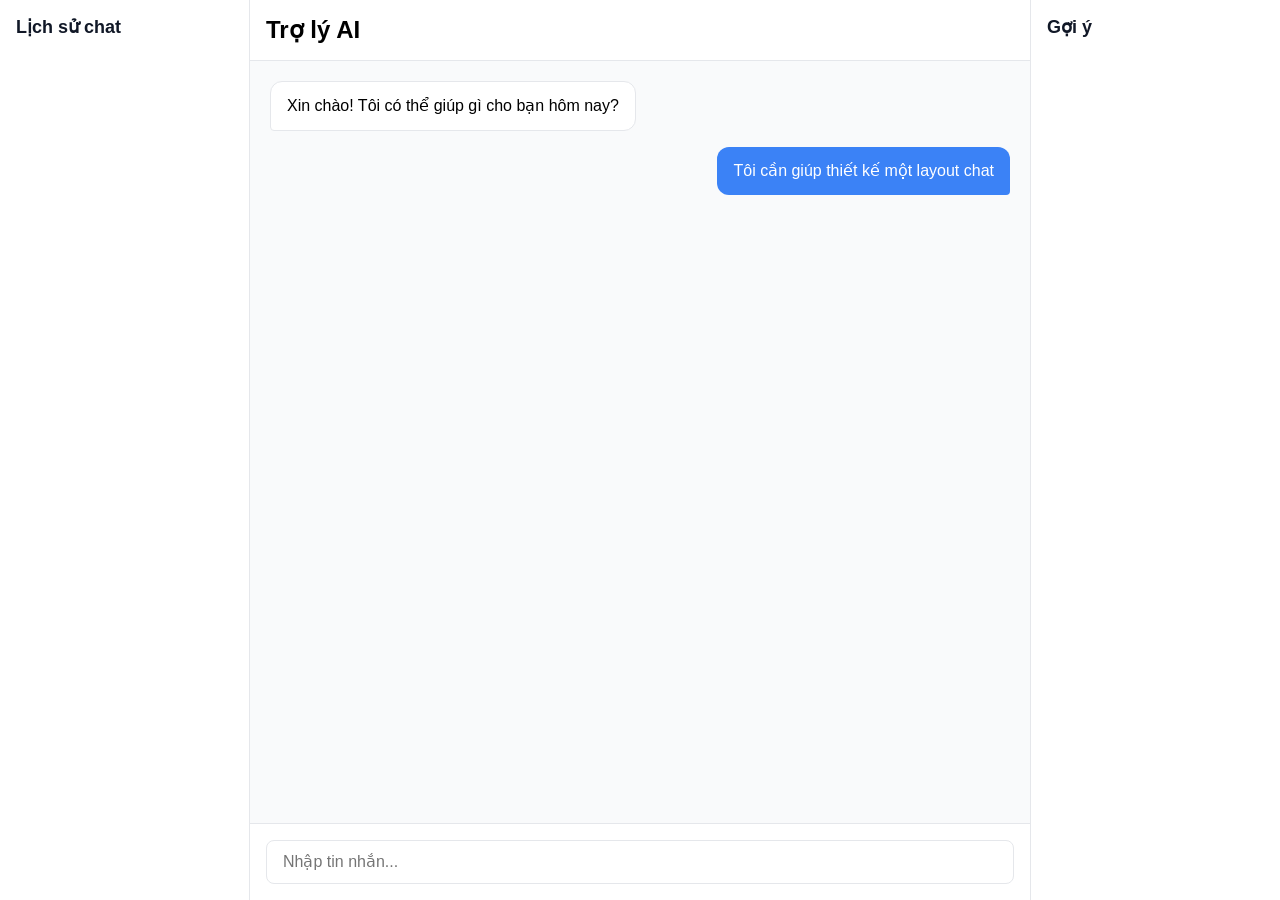
<file: ai-chat/test.html>
<!DOCTYPE html>
<html lang="vi">
  <head>
    <meta charset="UTF-8" />
    <meta name="viewport" content="width=device-width, initial-scale=1.0" />
    <title>Chat AI Layout</title>
    <style>
      * {
        margin: 0;
        padding: 0;
        box-sizing: border-box;
        font-family: "Segoe UI", sans-serif;
      }

      body {
        height: 100vh;
        background-color: #f5f5f7;
      }

      .app-container {
        display: grid;
        grid-template-columns: 250px 1fr 250px;
        grid-template-rows: auto 1fr auto;
        height: 100vh;
      }

      /* Sidebar chung cho cả 2 bên */
      .sidebar {
        background-color: #ffffff;
        border-right: 1px solid #e5e7eb;
        padding: 16px;
        overflow-y: auto;
      }

      .left-sidebar {
        grid-column: 1;
        grid-row: 1 / span 3;
      }

      .right-sidebar {
        grid-column: 3;
        grid-row: 1 / span 3;
        border-right: none;
        border-left: 1px solid #e5e7eb;
      }

      /* Phần chat ở giữa */
      .chat-header {
        grid-column: 2;
        grid-row: 1;
        background-color: #ffffff;
        padding: 16px;
        border-bottom: 1px solid #e5e7eb;
        display: flex;
        align-items: center;
        gap: 12px;
      }

      .chat-container {
        grid-column: 2;
        grid-row: 2;
        background-color: #f9fafb;
        padding: 20px;
        overflow-y: auto;
        display: flex;
        flex-direction: column;
        gap: 16px;
      }

      .prompt-form {
        grid-column: 2;
        grid-row: 3;
        background-color: #ffffff;
        padding: 16px;
        border-top: 1px solid #e5e7eb;
      }

      /* Style cho chat messages */
      .message {
        max-width: 80%;
        padding: 12px 16px;
        border-radius: 12px;
        line-height: 1.5;
      }

      .user-message {
        align-self: flex-end;
        background-color: #3b82f6;
        color: white;
        border-bottom-right-radius: 4px;
      }

      .ai-message {
        align-self: flex-start;
        background-color: #ffffff;
        border: 1px solid #e5e7eb;
        border-bottom-left-radius: 4px;
      }

      /* Form input */
      .prompt-input {
        width: 100%;
        padding: 12px 16px;
        border: 1px solid #e5e7eb;
        border-radius: 8px;
        font-size: 16px;
      }

      /* Tiêu đề sidebar */
      .sidebar-title {
        font-size: 18px;
        font-weight: 600;
        margin-bottom: 16px;
        color: #111827;
      }
    </style>
  </head>
  <body>
    <div class="app-container">
      <!-- Sidebar trái -->
      <div class="sidebar left-sidebar">
        <h3 class="sidebar-title">Lịch sử chat</h3>
        <!-- Nội dung sidebar trái -->
      </div>

      <!-- Phần chat chính -->
      <header class="chat-header">
        <h2>Trợ lý AI</h2>
      </header>

      <div class="chat-container">
        <!-- Các tin nhắn chat -->
        <div class="message ai-message">
          Xin chào! Tôi có thể giúp gì cho bạn hôm nay?
        </div>
        <div class="message user-message">
          Tôi cần giúp thiết kế một layout chat
        </div>
      </div>

      <div class="prompt-form">
        <input
          type="text"
          class="prompt-input"
          placeholder="Nhập tin nhắn..."
        />
      </div>

      <!-- Sidebar phải -->
      <div class="sidebar right-sidebar">
        <h3 class="sidebar-title">Gợi ý</h3>
        <!-- Nội dung sidebar phải -->
      </div>
    </div>
  </body>
</html>
</file>
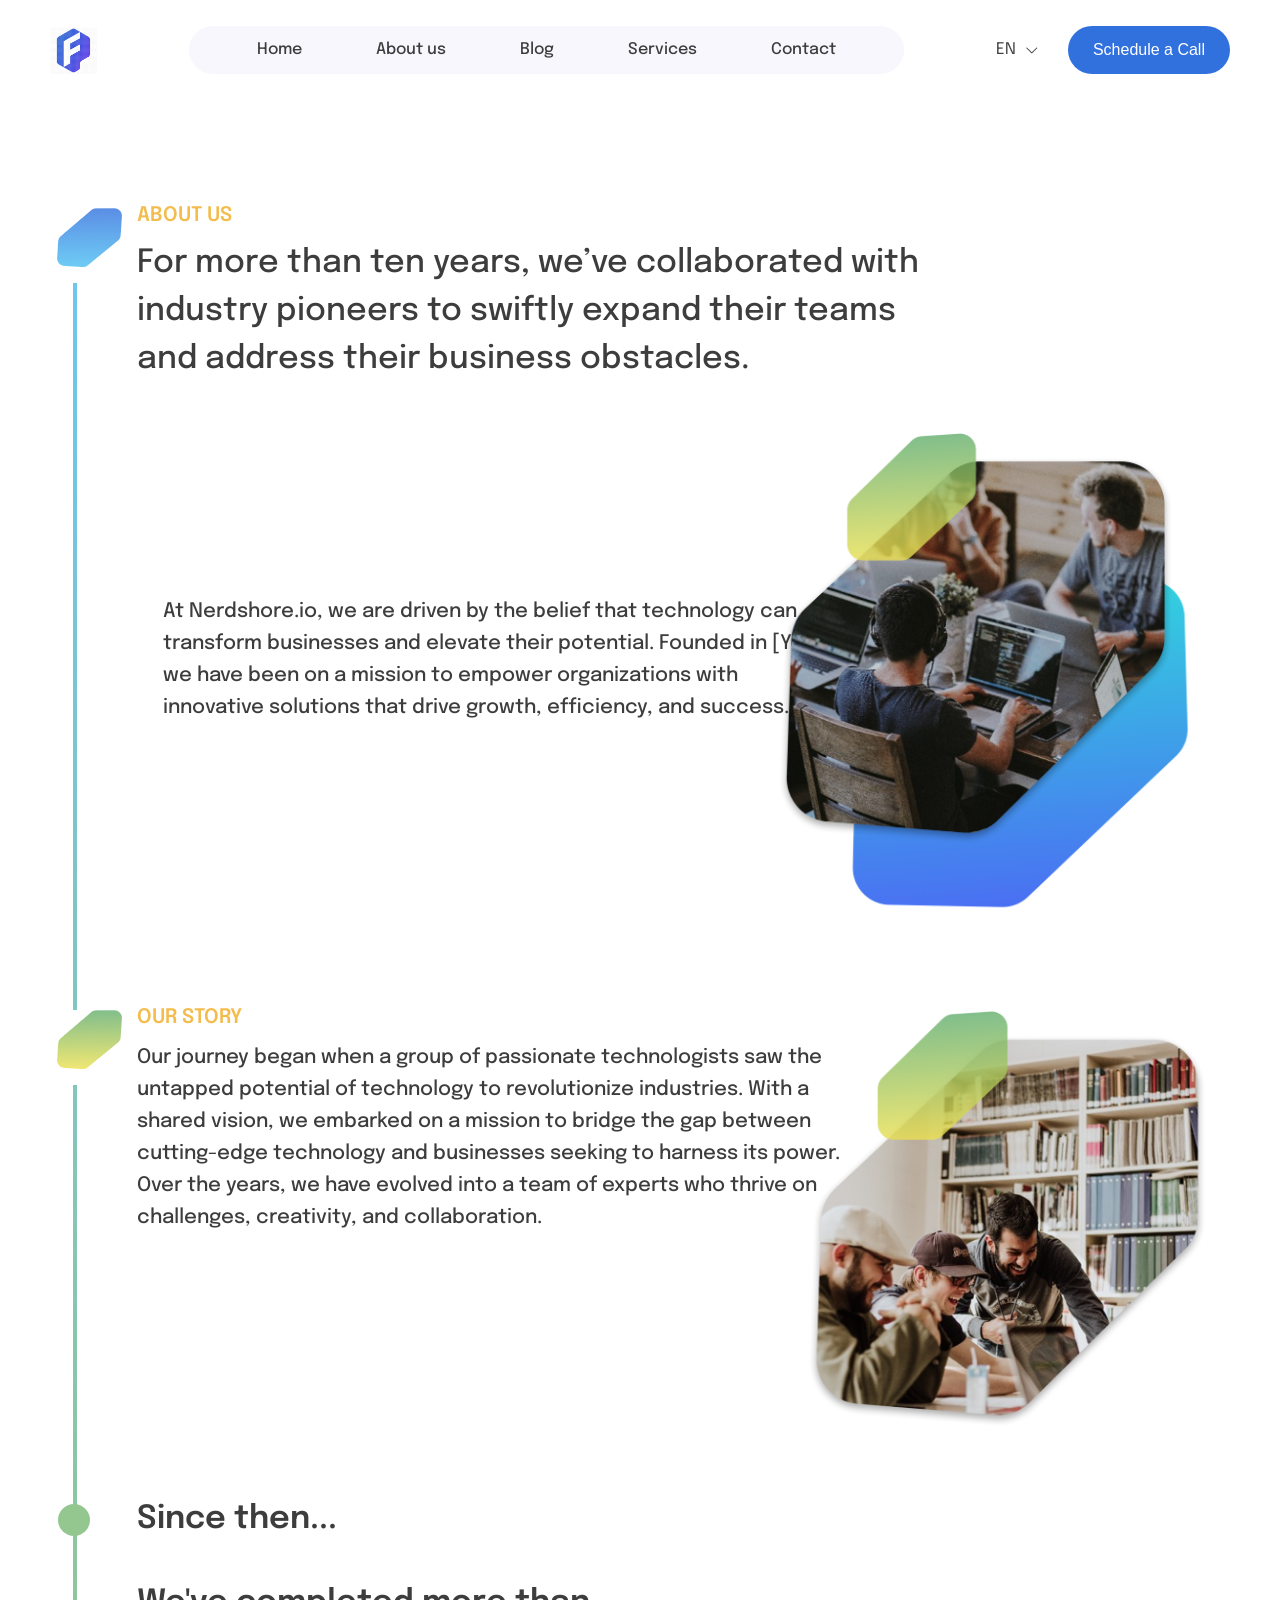
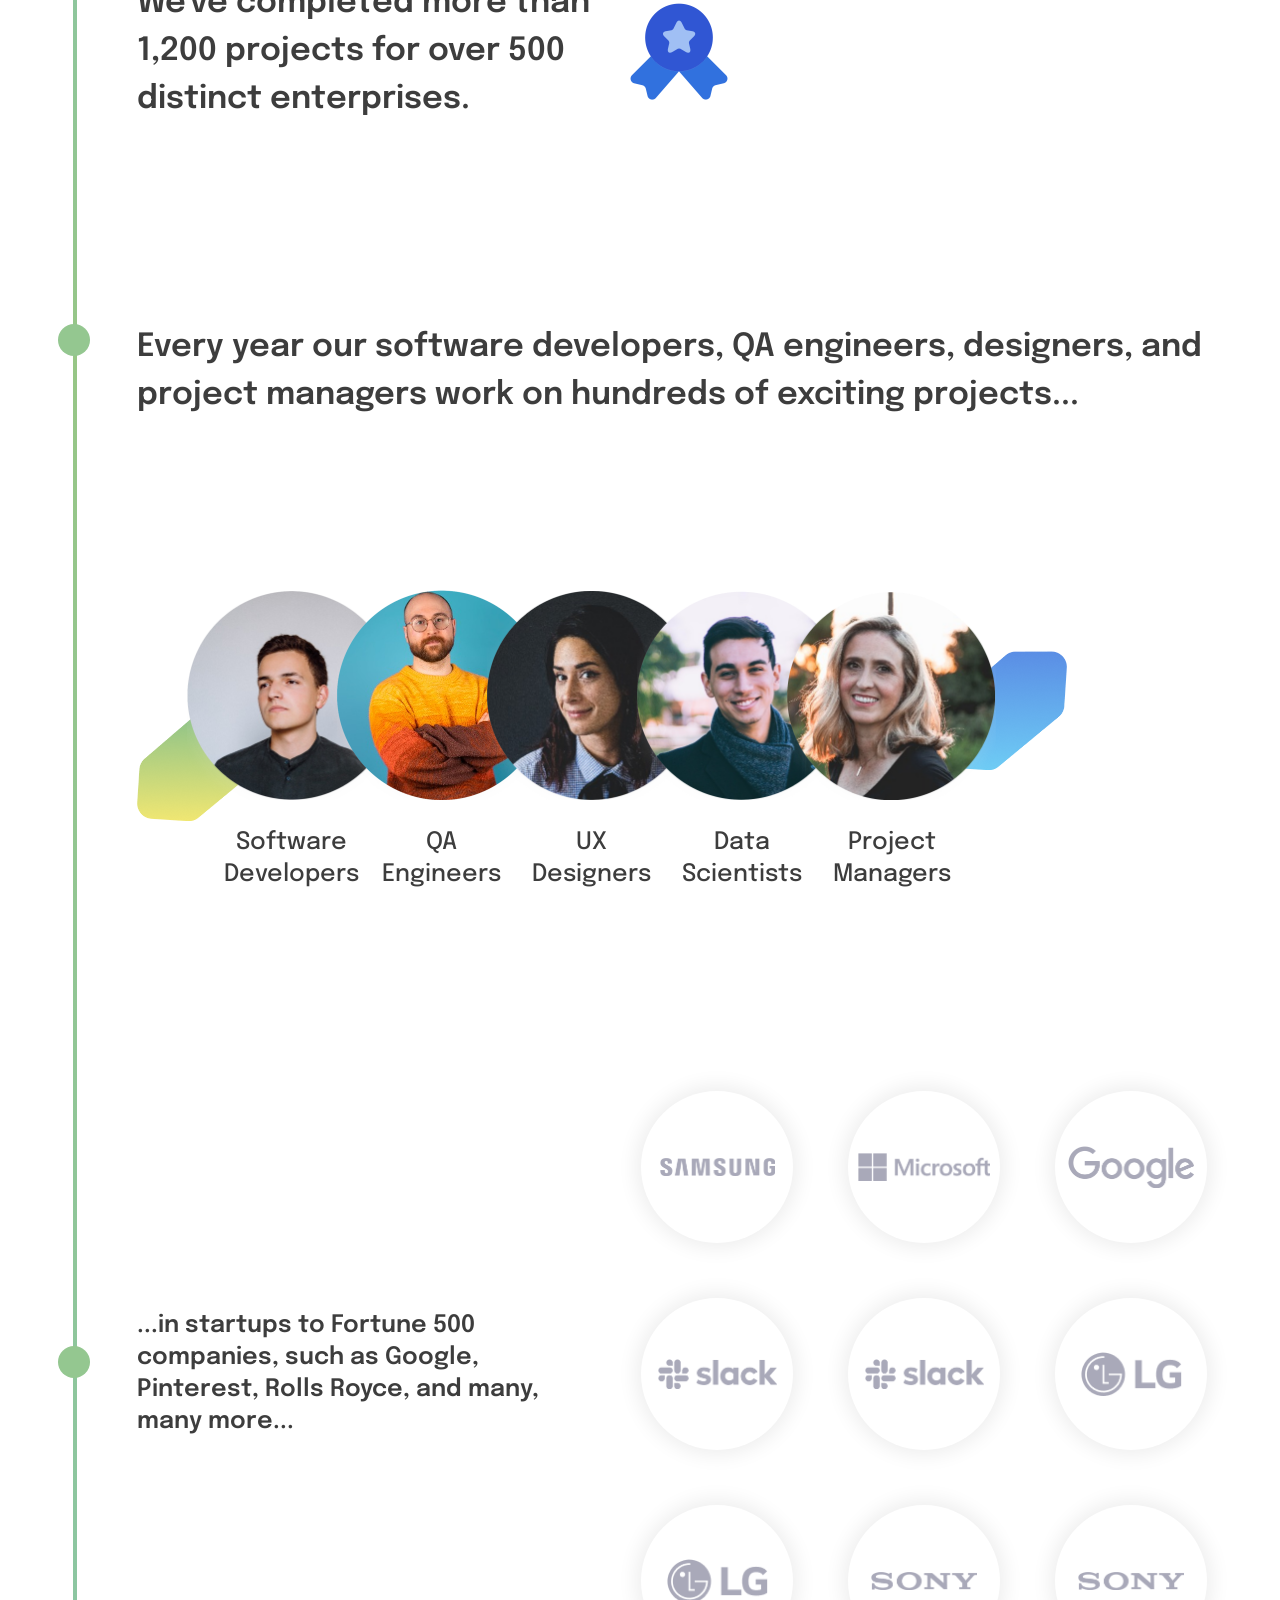
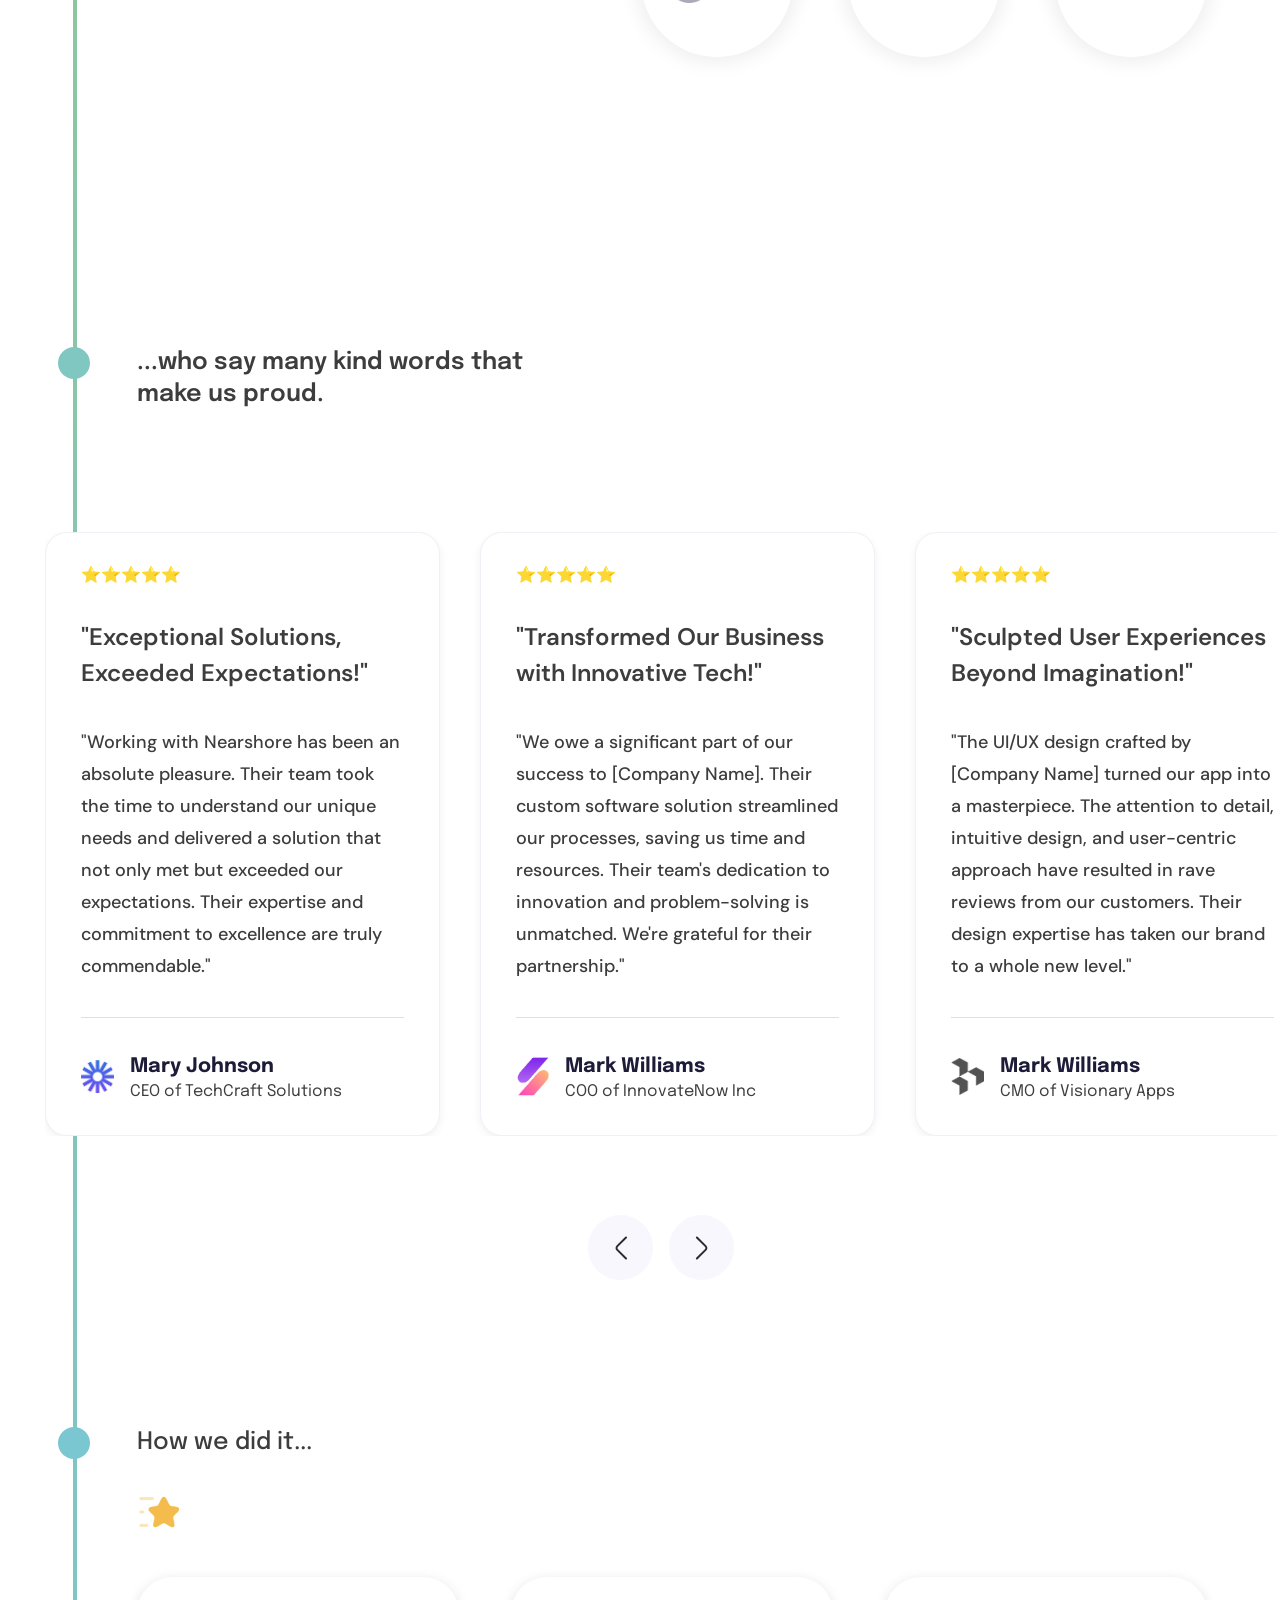
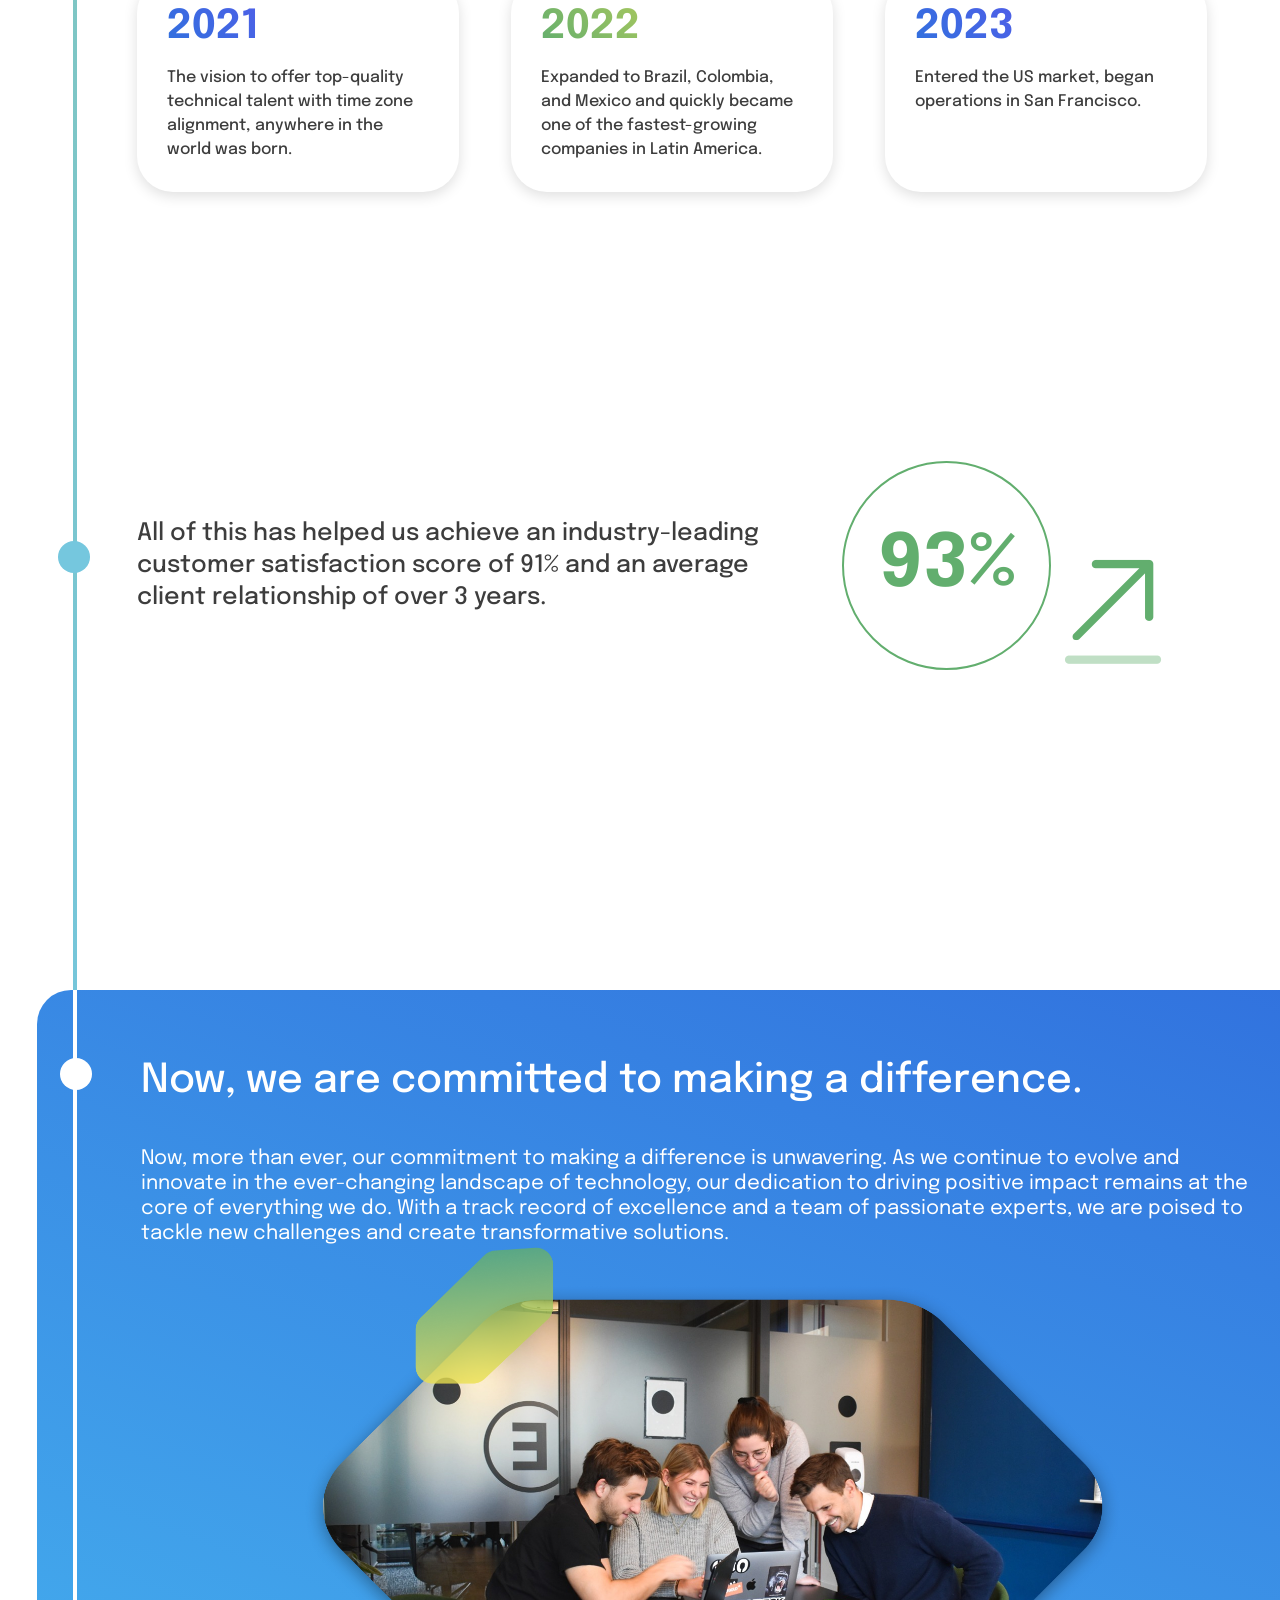
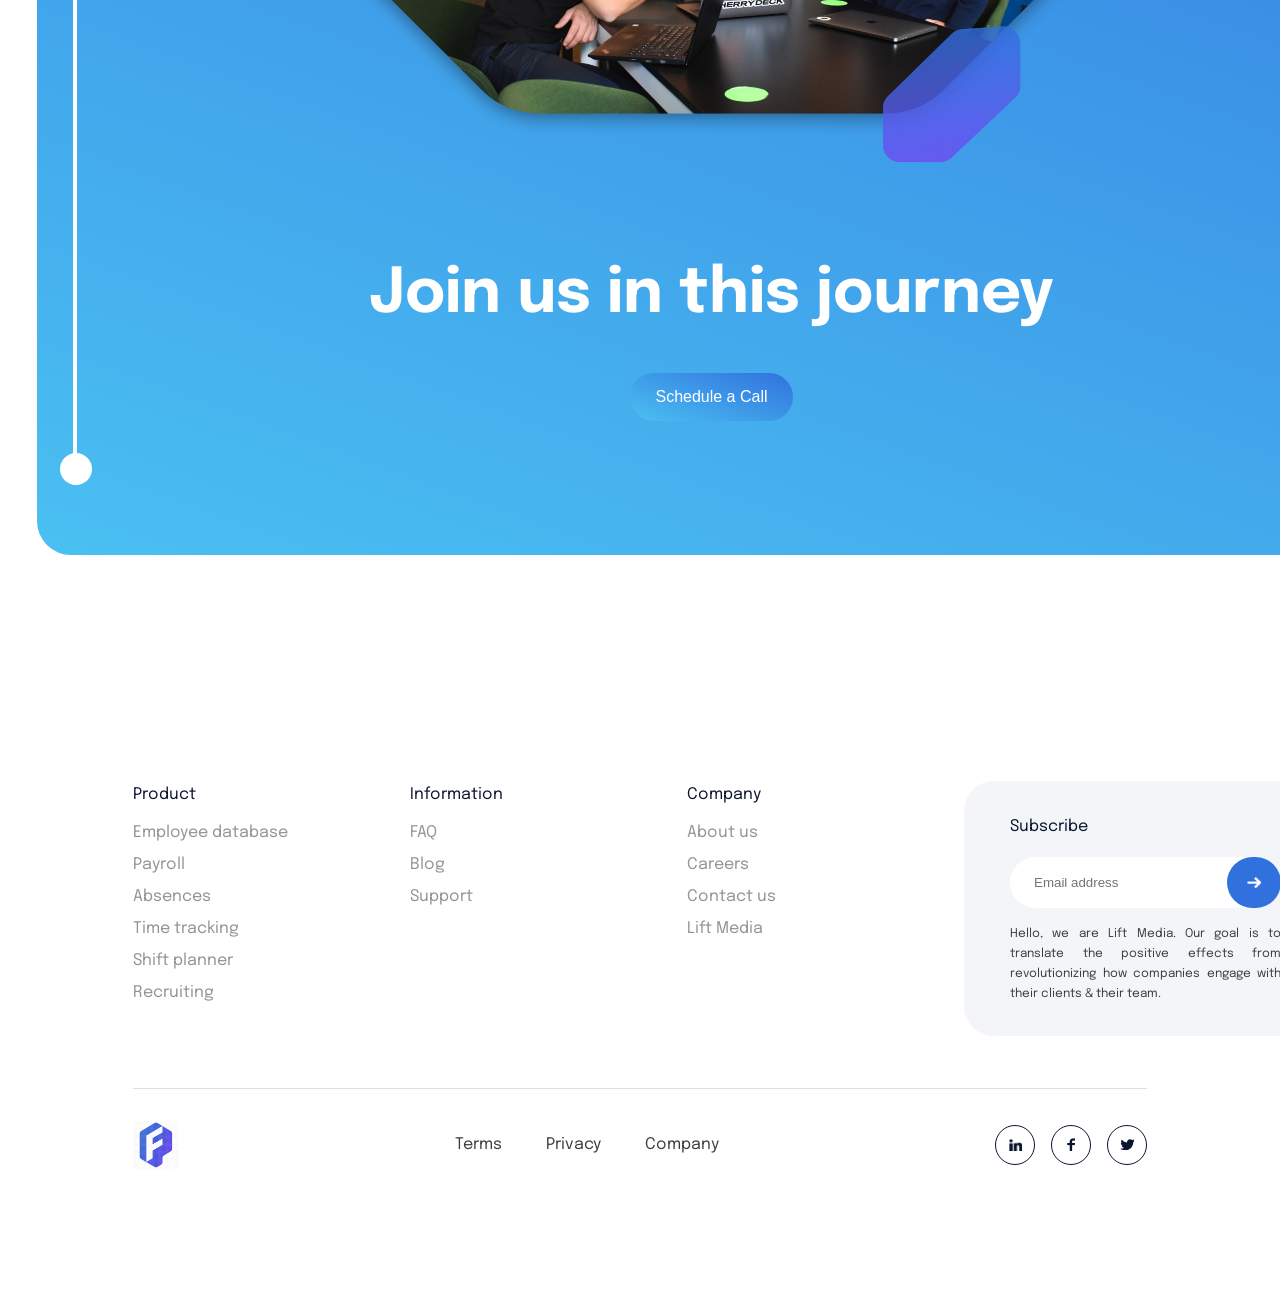
<file: tech-services/about.html>
<html>
  <head>
    <title>Tech Services Landing Page</title>
    <link rel="stylesheet" href="styles.css" />
  </head>

  <body>
    <header>
      <img src="./images/Logo.png" alt="Logo" width="47" height="47" />

      <nav class="navigation-menu">
        <span>Home</span>
        <span>About us</span>
        <span>Blog</span>
        <span>Services</span>
        <span>Contact</span>
      </nav>

      <nav class="lang-call">
        <div class="lang-selection">
          <span>EN</span>
          <img src="./images/arrow-down.svg" alt="Arrow down" />
        </div>

        <button class="btn btn-primary">Schedule a Call</button>
      </nav>
    </header>

    <main>
      <section class="about">
        <!-- About Us Section -->
        <section class="about-us">
          <div class="brick">
            <img src="./images/brick_1.png" alt="Brick 1" width="65" />
          </div>

          <h2 class="title">About Us</h2>

          <p class="description">
            For more than ten years, we’ve collaborated with industry pioneers
            to swiftly expand their teams and address their business obstacles.
          </p>

          <p class="detail">
            At Nerdshore.io, we are driven by the belief that technology can
            transform businesses and elevate their potential. Founded in [Year],
            we have been on a mission to empower organizations with innovative
            solutions that drive growth, efficiency, and success.
          </p>

          <div class="image-container">
            <img
              src="./images/Image_1.png"
              alt="Team working on laptops"
              width="430"
            />
          </div>
        </section>

        <!-- Our Story Section -->
        <section class="our-story">
          <div class="brick">
            <img src="./images/brick_2.png" alt="Brick 1" width="65" />
          </div>

          <h2 class="title">Our Story</h2>

          <p class="detail">
            Our journey began when a group of passionate technologists saw the
            untapped potential of technology to revolutionize industries. With a
            shared vision, we embarked on a mission to bridge the gap between
            cutting-edge technology and businesses seeking to harness its power.
            Over the years, we have evolved into a team of experts who thrive on
            challenges, creativity, and collaboration.
          </p>

          <div class="image-container">
            <img
              src="./images/Image_2.png"
              alt="Team collaborating in a library"
              width="400"
            />
          </div>
        </section>

        <!-- Since then -->
        <section class="since">
          <div class="circle-point"></div>

          <h1 class="title">Since then...</h1>

          <div style="display: flex; align-items: center; gap: 16px">
            <p class="detail">
              We've completed more than 1,200 projects for over 500 distinct
              enterprises.
            </p>
            <img src="./images/medal-star.png" alt="Medal star" width="116" />
          </div>
        </section>

        <!-- Yearly -->
        <section class="yearly">
          <div class="circle-point"></div>

          <h1 class="title">
            Every year our software developers, QA engineers, designers, and
            project managers work on hundreds of exciting projects...
          </h1>

          <div class="avatar-container">
            <div class="avatar-job">
              <img src="./images/brick_2.png" alt="Brick 2" width="130" />
            </div>
            <div class="avatar-job">
              <img src="./images/Avatar_1.png" alt="Avatar 1" width="209" />
              <p>Software Developers</p>
            </div>
            <div class="avatar-job">
              <img src="./images/avatar_2.png" alt="Avatar 2" width="209" />
              <p>QA Engineers</p>
            </div>
            <div class="avatar-job">
              <img src="./images/avatar_3.png" alt="Avatar 3" width="209" />
              <p>UX Designers</p>
            </div>
            <div class="avatar-job">
              <img src="./images/avatar_4.png" alt="Avatar 4" width="209" />
              <p>Data Scientists</p>
            </div>
            <div class="avatar-job">
              <img src="./images/avatar_5.png" alt="Avatar 5" width="209" />
              <p>Project Managers</p>
            </div>
            <div class="avatar-job">
              <img src="./images/brick_1.png" alt="Brick 1" width="130" />
            </div>
          </div>
        </section>

        <section class="start-up">
          <div class="circle-point"></div>

          <p class="title">
            ...in startups to Fortune 500 companies, such as Google, Pinterest,
            Rolls Royce, and many, many more...
          </p>

          <div class="companies">
            <div class="comp-container">
              <img src="./images/samsung.png" alt="Samsung" width="115" />
            </div>
            <div class="comp-container">
              <img src="./images/microsoft.png" alt="Microsoft" width="132" />
            </div>
            <div class="comp-container">
              <img src="./images/google.png" alt="Google" width="126" />
            </div>
            <div class="comp-container">
              <img src="./images/slack.png" alt="Slack" width="119" />
            </div>
            <div class="comp-container">
              <img src="./images/slack.png" alt="Slack" width="119" />
            </div>
            <div class="comp-container">
              <img src="./images/lg.png" alt="LG" width="101" />
            </div>
            <div class="comp-container">
              <img src="./images/lg.png" alt="LG" width="101" />
            </div>
            <div class="comp-container">
              <img src="./images/sony.png" alt="Sony" width="106" />
            </div>
            <div class="comp-container">
              <img src="./images/sony.png" alt="Sony" width="106" />
            </div>
          </div>
        </section>

        <section class="review-slide">
          <div class="circle-point"></div>
          <p class="title">...who say many kind words that make us proud.</p>

          <div class="review-container">
            <div class="slide">
              <div class="review">
                <div class="star">⭐⭐⭐⭐⭐</div>
                <h3 class="title">
                  "Exceptional Solutions, Exceeded Expectations!"
                </h3>
                <p class="detail">
                  "Working with Nearshore has been an absolute pleasure. Their
                  team took the time to understand our unique needs and
                  delivered a solution that not only met but exceeded our
                  expectations. Their expertise and commitment to excellence are
                  truly commendable."
                </p>
                <div class="divider"></div>
                <div class="info">
                  <img src="./images/loom.png" alt="Loom" width="33" />
                  <div class="info-detail">
                    <p class="name">Mary Johnson</p>
                    <p class="company">CEO of TechCraft Solutions</p>
                  </div>
                </div>
              </div>
              <div class="review">
                <div class="star">⭐⭐⭐⭐⭐</div>
                <h3 class="title">
                  "Transformed Our Business with Innovative Tech!"
                </h3>
                <p class="detail">
                  "We owe a significant part of our success to [Company Name].
                  Their custom software solution streamlined our processes,
                  saving us time and resources. Their team's dedication to
                  innovation and problem-solving is unmatched. We're grateful
                  for their partnership."
                </p>
                <div class="divider"></div>
                <div class="info">
                  <img
                    src="./images/innovate.png"
                    alt="Innovative"
                    width="33"
                  />
                  <div class="info-detail">
                    <p class="name">Mark Williams</p>
                    <p class="company">COO of InnovateNow Inc</p>
                  </div>
                </div>
              </div>
              <div class="review">
                <div class="star">⭐⭐⭐⭐⭐</div>
                <h3 class="title">
                  "Sculpted User Experiences Beyond Imagination!"
                </h3>
                <p class="detail">
                  "The UI/UX design crafted by [Company Name] turned our app
                  into a masterpiece. The attention to detail, intuitive design,
                  and user-centric approach have resulted in rave reviews from
                  our customers. Their design expertise has taken our brand to a
                  whole new level."
                </p>
                <div class="divider"></div>
                <div class="info">
                  <img
                    src="./images/visionary.png"
                    alt="Visionary"
                    width="33"
                  />
                  <div class="info-detail">
                    <p class="name">Mark Williams</p>
                    <p class="company">CMO of Visionary Apps</p>
                  </div>
                </div>
              </div>
              <div class="review">
                <div class="star">⭐⭐⭐⭐⭐</div>
                <h3 class="title">
                  "Sculpted User Experiences Beyond Imagination!"
                </h3>
                <p class="detail">
                  "The UI/UX design crafted by [Company Name] turned our app
                  into a masterpiece. The attention to detail, intuitive design,
                  and user-centric approach have resulted in rave reviews from
                  our customers. Their design expertise has taken our brand to a
                  whole new level."
                </p>
                <div class="divider"></div>
                <div class="info">
                  <img
                    src="./images/visionary.png"
                    alt="Visionary"
                    width="33"
                  />
                  <div class="info-detail">
                    <p class="name">Emily Clark</p>
                    <p class="company">CMO of Visionary Apps</p>
                  </div>
                </div>
              </div>
            </div>

            <div class="control-btns">
              <button class="btn">
                <img src="./images/arrow-right.svg" alt="Arrow right" />
              </button>
              <button class="btn">
                <img src="./images/arrow-left.svg" alt="Arrow left" />
              </button>
            </div>
          </div>
        </section>

        <section class="how">
          <div class="circle-point"></div>
          <p class="title">How we did it...</p>

          <img
            src="./images/star.png"
            alt="Star"
            width="46"
            style="margin-bottom: 42px"
          />

          <div class="years">
            <div class="left">
              <h2 class="year-gradient">2021</h2>
              <p class="detail">
                The vision to offer top-quality technical talent with time zone
                alignment, anywhere in the world was born.
              </p>
            </div>

            <div class="center">
              <h2 class="year-gradient">2022</h2>
              <p class="detail">
                Expanded to Brazil, Colombia, and Mexico and quickly became one
                of the fastest-growing companies in Latin America.
              </p>
            </div>

            <div class="right">
              <h2 class="year-gradient">2023</h2>
              <p class="detail">
                Entered the US market, began operations in San Francisco.
              </p>
            </div>
          </div>
        </section>

        <section class="satisfaction">
          <div class="circle-point"></div>

          <p class="title">
            All of this has helped us achieve an industry-leading customer
            satisfaction score of 91% and an average client relationship of over
            3 years.
          </p>
          <div style="display: flex; align-items: end">
            <div class="percentage">93%</div>
            <img src="./images/send.png" alt="Send" width="124" />
          </div>
        </section>

        <section class="join-us">
          <div class="container">
            <div class="box">
              <div class="circle-point"></div>
              <div class="circle-point"></div>
              <h1 class="title">
                Now, we are committed to making a difference.
              </h1>
              <p class="detail">
                Now, more than ever, our commitment to making a difference is
                unwavering. As we continue to evolve and innovate in the
                ever-changing landscape of technology, our dedication to driving
                positive impact remains at the core of everything we do. With a
                track record of excellence and a team of passionate experts, we
                are poised to tackle new challenges and create transformative
                solutions.
              </p>
              <div
                style="
                  display: flex;
                  flex-direction: column;
                  align-items: center;
                  gap: 32px;
                "
              >
                <img
                  style="margin-bottom: 50px"
                  src="./images/Group_3.png"
                  alt="Group_3"
                  width="820"
                />
                <p
                  style="
                    font-size: 62px;
                    font-weight: 700;
                    line-height: 92px;
                    color: white;
                  "
                >
                  Join us in this journey
                </p>
                <button class="btn btn-gradient">Schedule a Call</button>
              </div>
            </div>
          </div>
        </section>
      </section>
    </main>

    <footer>
      <section class="up">
        <div class="product">
          <h5>Product</h5>
          <p>Employee database</p>
          <p>Payroll</p>
          <p>Absences</p>
          <p>Time tracking</p>
          <p>Shift planner</p>
          <p>Recruiting</p>
        </div>
        <div class="information">
          <h5>Information</h5>
          <p>FAQ</p>
          <p>Blog</p>
          <p>Support</p>
        </div>
        <div class="company">
          <h5>Company</h5>
          <p>About us</p>
          <p>Careers</p>
          <p>Contact us</p>
          <p>Lift Media</p>
        </div>

        <div class="subscribe">
          <h6>Subscribe</h6>
          <div class="email-input">
            <input type="text" placeholder="Email address" />
            <button class="btn btn-primary">
              <img
                src="./images/arrow_right.png"
                alt="Arrow right"
                width="14"
              />
            </button>
          </div>
          <p class="detail">
            Hello, we are Lift Media. Our goal is to translate the positive
            effects from revolutionizing how companies engage with their clients
            & their team.
          </p>
        </div>
      </section>

      <div class="divider"></div>

      <section class="down">
        <img src="./images/Logo.png" alt="Logo" width="46" />
        <ul>
          <li>Terms</li>
          <li>Privacy</li>
          <li>Company</li>
        </ul>
        <div class="social">
          <div class="icon-container">
            <img src="./images/linkedIn.png" alt="LinkedIn" width="13" />
          </div>
          <div class="icon-container">
            <img src="./images/facebook.png" alt="Facebook" width="8" />
          </div>
          <div class="icon-container">
            <img src="./images/twitter.png" alt="Twitter" width="14" />
          </div>
        </div>
      </section>
    </footer>
  </body>
</html>
</file>
<file: tech-services/styles.css>
@import url("https://fonts.googleapis.com/css2?family=DM+Sans:ital,opsz,wght@0,9..40,100..1000;1,9..40,100..1000&family=Epilogue:ital,wght@0,100..900;1,100..900&display=swap");

:root {
  --primary-color: #3171de;
}

* {
  box-sizing: border-box;
  padding: 0;
  margin: 0;
}

body {
  width: 100vw;
  height: 100vh;
  font-family: "Epilogue", sans-serif;
  font-optical-sizing: auto;
  font-weight: 400;
  font-style: normal;
  line-height: 16px;
  color: #3d3d3d;
  background-color: #fff;
  overflow-x: hidden;
}

ul,
ol {
  list-style: none;
}

/* ----- Other ----- */
.btn {
  padding: 0 25px;
  min-width: 48px;
  height: 48px;
  border-radius: 50px;
  border: none;
  outline: none;
  cursor: pointer;
  font-size: 16px;
  font-weight: 500;
}

.btn-primary {
  background: var(--primary-color);
  color: white;
}

h2.title {
  margin-bottom: 16px;
  font-size: 20px;
  font-weight: 600;
  color: #f3bc4c;
  text-transform: uppercase;
}

.brick {
  position: absolute;
  top: 0;
  left: -80px;
  background: #ffffff;
}

.description {
  width: 784px;
  font-size: 32px;
  font-weight: 500;
  line-height: 48px;
  word-wrap: break-word;
}

.detail {
  width: 729px;
  font-size: 20px;
  font-weight: 500;
  line-height: 32px;
  word-wrap: break-word;
}

.circle-point {
  position: absolute;
  top: 0px;
  left: -79px;
  width: 32px;
  height: 32px;
  border-radius: 999px;
}

.divider {
  width: 100%;
  border-top: 1px solid #dedee9;
}

/* ----- Header ----- */
header {
  display: flex;
  justify-content: space-between;
  align-items: center;
  padding: 26px 50px;
}

.navigation-menu {
  display: flex;
  align-items: center;
  gap: 74px;
  width: fit-content;
  padding: 16px 68px;
  border-radius: 50px;
  background: #f7f7fd;
}

.navigation-menu span {
  font-weight: 500;
  cursor: pointer;
}

.navigation-menu span:hover {
  color: var(--primary-color);
}

.lang-call {
  display: flex;
  align-items: center;
  gap: 30px;
}

.lang-selection {
  display: flex;
  align-items: center;
  gap: 10px;
  cursor: pointer;
}

/* ----- Main ----- */
main {
  padding: 108px 73px;
}

.about {
  padding: 0 0 0 60px;
  width: 100%;
  height: fit-content;
  border-left: 4px solid;
  border-image: linear-gradient(180deg, #6cc6f3 0%, #97c686 26%, #6cc6f3 100%) 1;
  border-radius: 8px;
}

/* About us */
.about-us {
  position: relative;
  padding-bottom: 260px;
}

.about-us .brick {
  padding-bottom: 16px;
}

.about-us .detail {
  margin-top: 186px;
  padding: 26px;
}

.about-us .image-container {
  position: absolute;
  bottom: 90px;
  right: 0;
}

/* Our story */
.our-story {
  position: relative;
  padding-bottom: 270px;
}

.our-story .brick {
  padding-bottom: 16px;
}

.our-story .image-container {
  position: absolute;
  top: 0;
  right: 0;
}

/* Since, Yearly */
.since,
.yearly,
.start-up {
  position: relative;
  margin-bottom: 200px;
}

.since .circle-point,
.yearly .circle-point,
.start-up .circle-point {
  background-color: #94c790;
}

.since .title,
.since .detail,
.yearly .title {
  font-size: 32px;
  line-height: 32px;
  font-weight: 600;
}

.since .title {
  margin-bottom: 44px;
}

.since .detail {
  width: 468px;
  line-height: 48px;
}

.yearly .title {
  margin-bottom: 171px;
  line-height: 48px;
}

.yearly .avatar-container {
  position: relative;
  height: 300px;
  width: 1083px;
  margin: 0 auto;
}

.yearly .avatar-job {
  width: fit-content;
  display: flex;
  flex-direction: column;
  align-items: center;
  gap: 27px;
}

.yearly .avatar-job p {
  width: 139px;
  word-wrap: break-word;
  font-size: 24px;
  font-weight: 500;
  line-height: 32px;
  text-align: center;
}

.yearly .avatar-container .avatar-job:nth-child(1) {
  position: absolute;
  bottom: 70px;
  left: 0;
  z-index: 1;
}

.yearly .avatar-container .avatar-job:nth-child(2) {
  position: absolute;
  bottom: 0;
  left: 50px;
  z-index: 2;
}

.yearly .avatar-container .avatar-job:nth-child(3) {
  position: absolute;
  bottom: 0;
  left: 200px;
  z-index: 3;
}

.yearly .avatar-container .avatar-job:nth-child(4) {
  position: absolute;
  bottom: 0;
  left: 350px;
  z-index: 4;
}

.yearly .avatar-container .avatar-job:nth-child(5) {
  position: absolute;
  bottom: 0;
  left: 500px;
  z-index: 5;
}

.yearly .avatar-container .avatar-job:nth-child(6) {
  position: absolute;
  bottom: 0;
  left: 650px;
  z-index: 6;
}

.yearly .avatar-container .avatar-job:nth-child(7) {
  position: absolute;
  top: 60px;
  left: 800px;
  z-index: 1;
}

/* Startup */
.start-up {
  display: flex;
  align-items: center;
  gap: 60px;
  margin-bottom: 290px;
}

.start-up .circle-point {
  top: 255px;
}

.start-up .title,
.review-slide .title {
  width: 452px;
  font-size: 24px;
  font-weight: 600;
  line-height: 32px;
  word-wrap: break-word;
}

.start-up .companies {
  display: grid;
  grid-template-columns: repeat(3, 1fr);
  gap: 55px;
}

.start-up .companies .comp-container {
  width: 152px;
  height: 152px;
  display: flex;
  align-items: center;
  justify-content: center;
  border-radius: 999px;
  box-shadow: 0px 0px 20px 5px rgba(0, 0, 0, 0.07);
}

/* Kind words */
.review-slide {
  position: relative;
  height: 900px;
  margin-bottom: 180px;
}

.review-slide .circle-point {
  background-color: #81c7c1;
}

.review-slide .review-container {
  position: absolute;
  top: 106px;
  left: -140px;
  padding: 79px 0 79px 48px;
  width: 100vw;
  z-index: 10;
}

.review-slide .slide {
  display: flex;
  align-items: center;
  gap: 40px;
  margin-bottom: 79px;
  overflow: hidden;
}

.review-slide .review {
  flex: 1;
  display: flex;
  flex-direction: column;
  gap: 35px;
  padding: 35px;
  min-width: 395px;
  border: 1px solid #f0f0f6;
  border-radius: 22px;
  box-shadow: 0 3px 9px rgba(13, 10, 44, 0.06);
  background: white;
  overflow: hidden;
}

.review-slide .review .title {
  width: 100%;
  font-family: "DM Sans", sans-serif;
  font-size: 24px;
  font-weight: 600;
  line-height: 36px;
  word-wrap: break-word;
}

.review-slide .review .detail {
  width: 100%;
  font-family: "DM Sans", sans-serif;
  font-size: 18px;
  line-height: 32px;
  word-wrap: break-word;
}

.review-slide .review .info {
  display: flex;
  align-items: center;
  gap: 16px;
}

.review-slide .review .info-detail .name {
  margin-bottom: 3px;
  font-size: 20px;
  font-weight: 700;
  line-height: 28px;
  color: #1e1b39;
}

.review-slide .control-btns {
  width: 100%;
  display: flex;
  justify-content: center;
  align-items: center;
  gap: 16px;
}

.review-slide .control-btns .btn {
  width: 65px;
  height: 65px;
  display: flex;
  align-items: center;
  justify-content: center;
  border-radius: 100px;
  background: #f7f7fd;
}

/* How */
.how {
  position: relative;
  margin-bottom: 269px;
}

.how .circle-point {
  background: #7ac7d2;
}

.how .title {
  margin-bottom: 30px;
  font-size: 24px;
  font-weight: 500;
  line-height: 32px;
}

.how .years {
  display: flex;
  align-items: stretch;
  gap: 52px;
}

.how .years div {
  flex: 1;
  padding: 30px;
  width: 385px;
  border-radius: 36px;
  box-shadow: 0 4px 14px rgba(0, 0, 0, 0.13);
}

.how .years .detail {
  width: 100%;
  font-size: 16px;
  line-height: 24px;
  word-wrap: break-word;
}

.how .years .year-gradient {
  margin-bottom: 19px;
  font-size: 40px;
  font-weight: 700;
  line-height: 40px;
}

.how .years .left .year-gradient {
  background: linear-gradient(45deg, #3171de, #704af2);
  -webkit-background-clip: text;
  background-clip: text;
  color: transparent;
}

.how .years .center .year-gradient {
  background: linear-gradient(45deg, #62ae6e, #ede14f);
  -webkit-background-clip: text;
  background-clip: text;
  color: transparent;
}

.how .years .right .year-gradient {
  background: linear-gradient(45deg, #3171de, #704af2);
  -webkit-background-clip: text;
  background-clip: text;
  color: transparent;
}

/* Satisfaction */
.satisfaction {
  position: relative;
  margin-bottom: 320px;
  display: flex;
  align-items: center;
  gap: 43px;
}

.satisfaction .circle-point {
  background-color: #75c7de;
  top: 80px;
}

.satisfaction .title {
  width: 662px;
  font-size: 24px;
  font-weight: 500;
  line-height: 32px;
  word-wrap: break-word;
}

.percentage {
  width: 209px;
  height: 209px;
  border-radius: 999px;
  border: 2px solid #62ae6e;
  display: flex;
  align-items: center;
  justify-content: center;
  font-family: "DM Sans" sans-serif;
  font-size: 73px;
  font-weight: 700;
  line-height: 99px;
  color: #62ae6e;
}

/* Join us */
.join-us {
  position: relative;
  height: 1150px;
}

.join-us .container {
  position: absolute;
  top: 0;
  left: -100px;
  width: 1345px;
  padding: 0 36px 70px;
  border-radius: 34px;
  background: linear-gradient(200deg, #3171de, #4ac0f2);
}

.join-us .box {
  position: relative;
  width: 100%;
  padding: 64px;
  border-left: 4px solid white;
}

.join-us .box .circle-point:nth-child(1) {
  background-color: white;
  top: 68px;
  left: -17px;
}

.join-us .box .circle-point:nth-child(2) {
  background-color: white;
  top: unset;
  bottom: 0px;
  left: -17px;
}

.join-us .box .title {
  margin-bottom: 38px;
  font-size: 40px;
  font-weight: 500;
  line-height: 54px;
  color: white;
}

.join-us .box .detail {
  width: 1110px;
  font-size: 20px;
  font-weight: 400;
  line-height: 25px;
  color: white;
}

.join-us .box .btn-gradient {
  background: linear-gradient(200deg, #3171de, #4ac0f2);
  color: white;
}

/* ----- Footer ----- */
footer {
  padding: 133px;
  display: flex;
  flex-direction: column;
  gap: 32px;
}

/* Up */
footer .up {
  display: flex;
  gap: 80px;
  margin-bottom: 20px;
}

footer .up .product,
footer .up .information,
footer .up .company {
  min-width: 197px;
  display: flex;
  flex-direction: column;
  gap: 16px;
}

footer .up h5 {
  font-size: 16px;
  font-weight: 400;
  line-height: 28px;
  color: #0a142f;
}

footer .up .product p,
footer .up .information p,
footer .up .company p {
  font-size: 16px;
  font-weight: 400;
  color: #919397;
}

footer .up .subscribe {
  padding: 32px 46px;
  display: flex;
  flex-direction: column;
  gap: 16px;
  border-radius: 30px;
  background: rgba(32, 60, 134, 0.05);
}

footer .up .subscribe h6 {
  font-size: 16px;
  font-weight: 400;
  line-height: 28px;
  color: #0a142f;
}

footer .up .subscribe .email-input {
  display: flex;
  align-items: center;
  justify-content: space-between;
  height: 51px;
  border-radius: 30px;
  background: #ffffff;
  stroke: #e7e8f2;
}

footer .up .subscribe input {
  padding: 12px 24px;
  height: 100%;
  border: none;
  outline: none;
  background: transparent;
}

footer .up .subscribe .btn {
  min-width: 54px;
  padding: 0;
  height: 100%;
}

footer .up .subscribe .detail {
  width: 100%;
  font-size: 12px;
  font-weight: 400;
  line-height: 20px;
  word-wrap: break-word;
  overflow-wrap: break-word;
  text-align: justify;
}

/* Down */
footer .down {
  display: flex;
  justify-content: space-between;
  align-items: center;
  gap: 16px;
}

footer .down ul {
  display: flex;
  align-items: center;
  gap: 44px;
}

footer .down li {
  cursor: pointer;
}

footer .down li:hover {
  color: var(--primary-color);
}

footer .down .social {
  display: flex;
  align-items: center;
  gap: 16px;
  cursor: pointer;
}

footer .down .social .icon-container {
  display: flex;
  align-items: center;
  justify-content: center;
  width: 40px;
  height: 40px;
  border: 1px solid #0a142f;
  border-radius: 999px;
}
</file>
